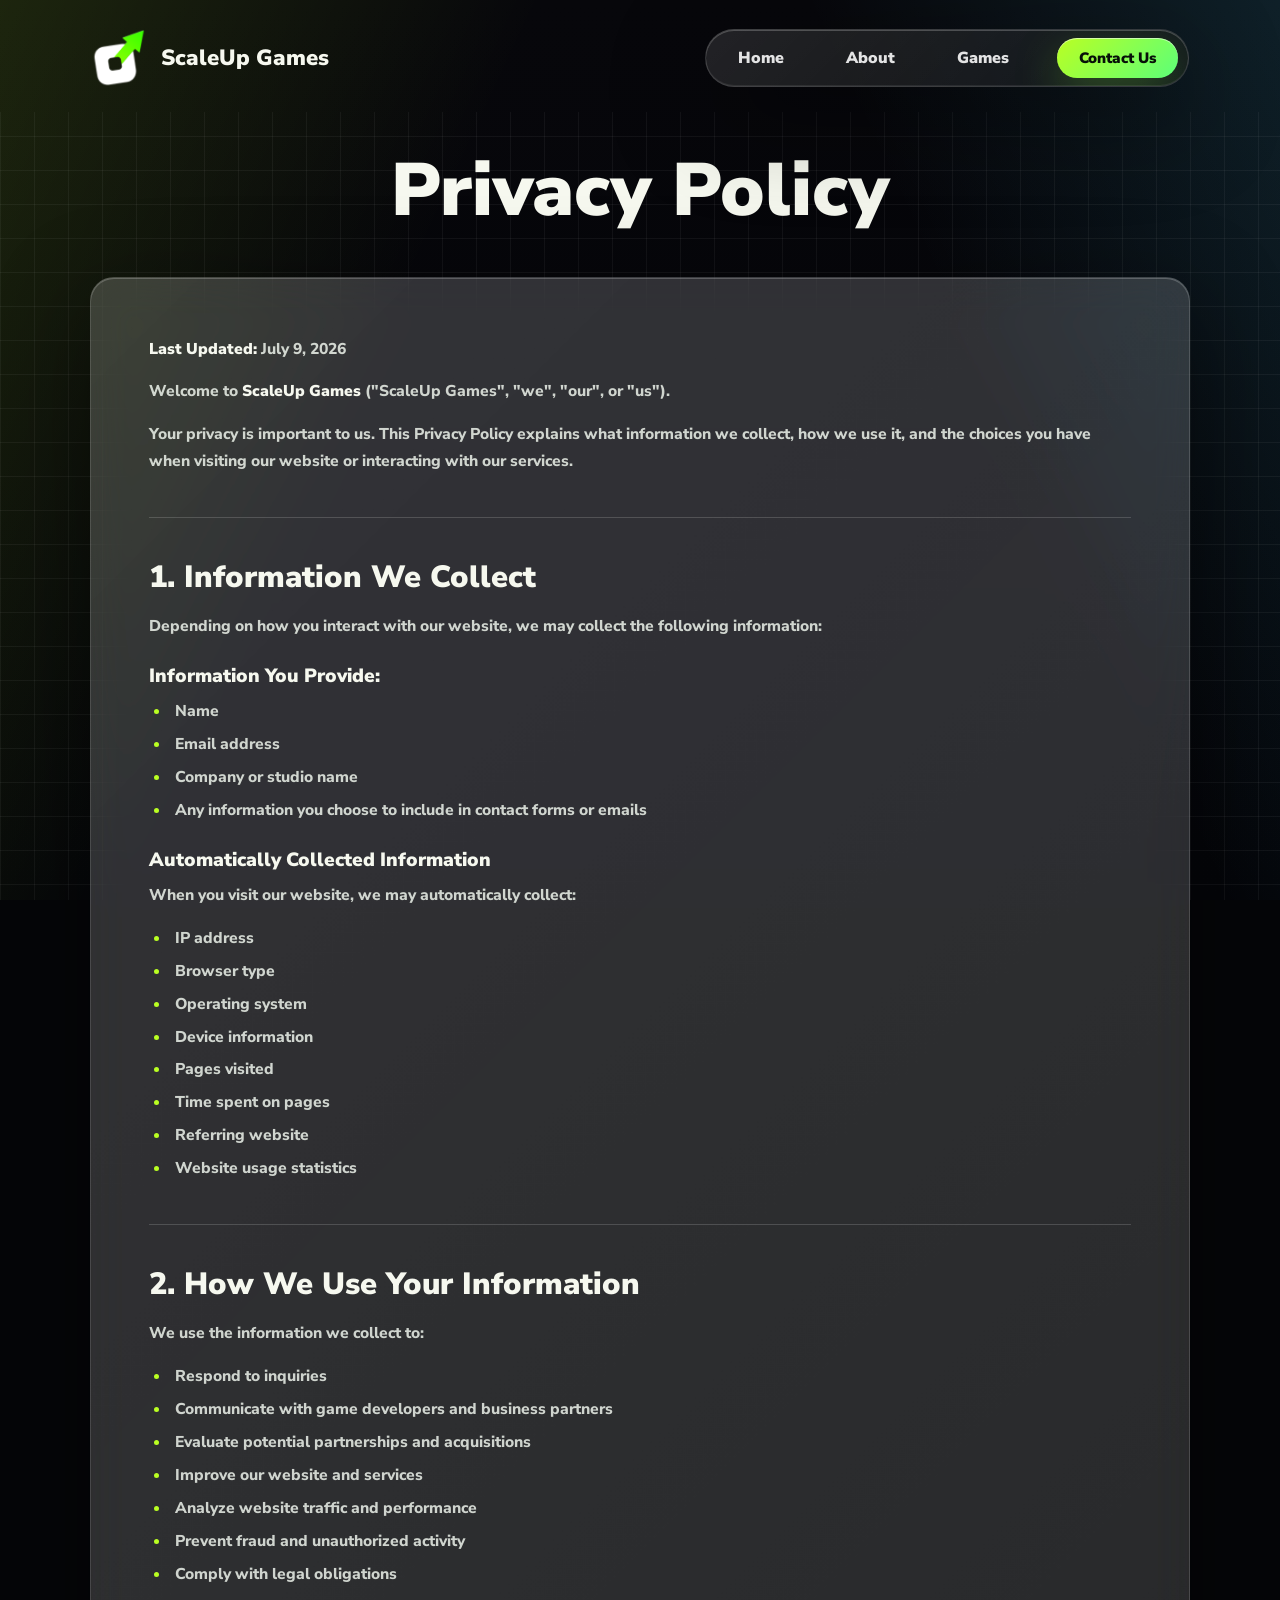
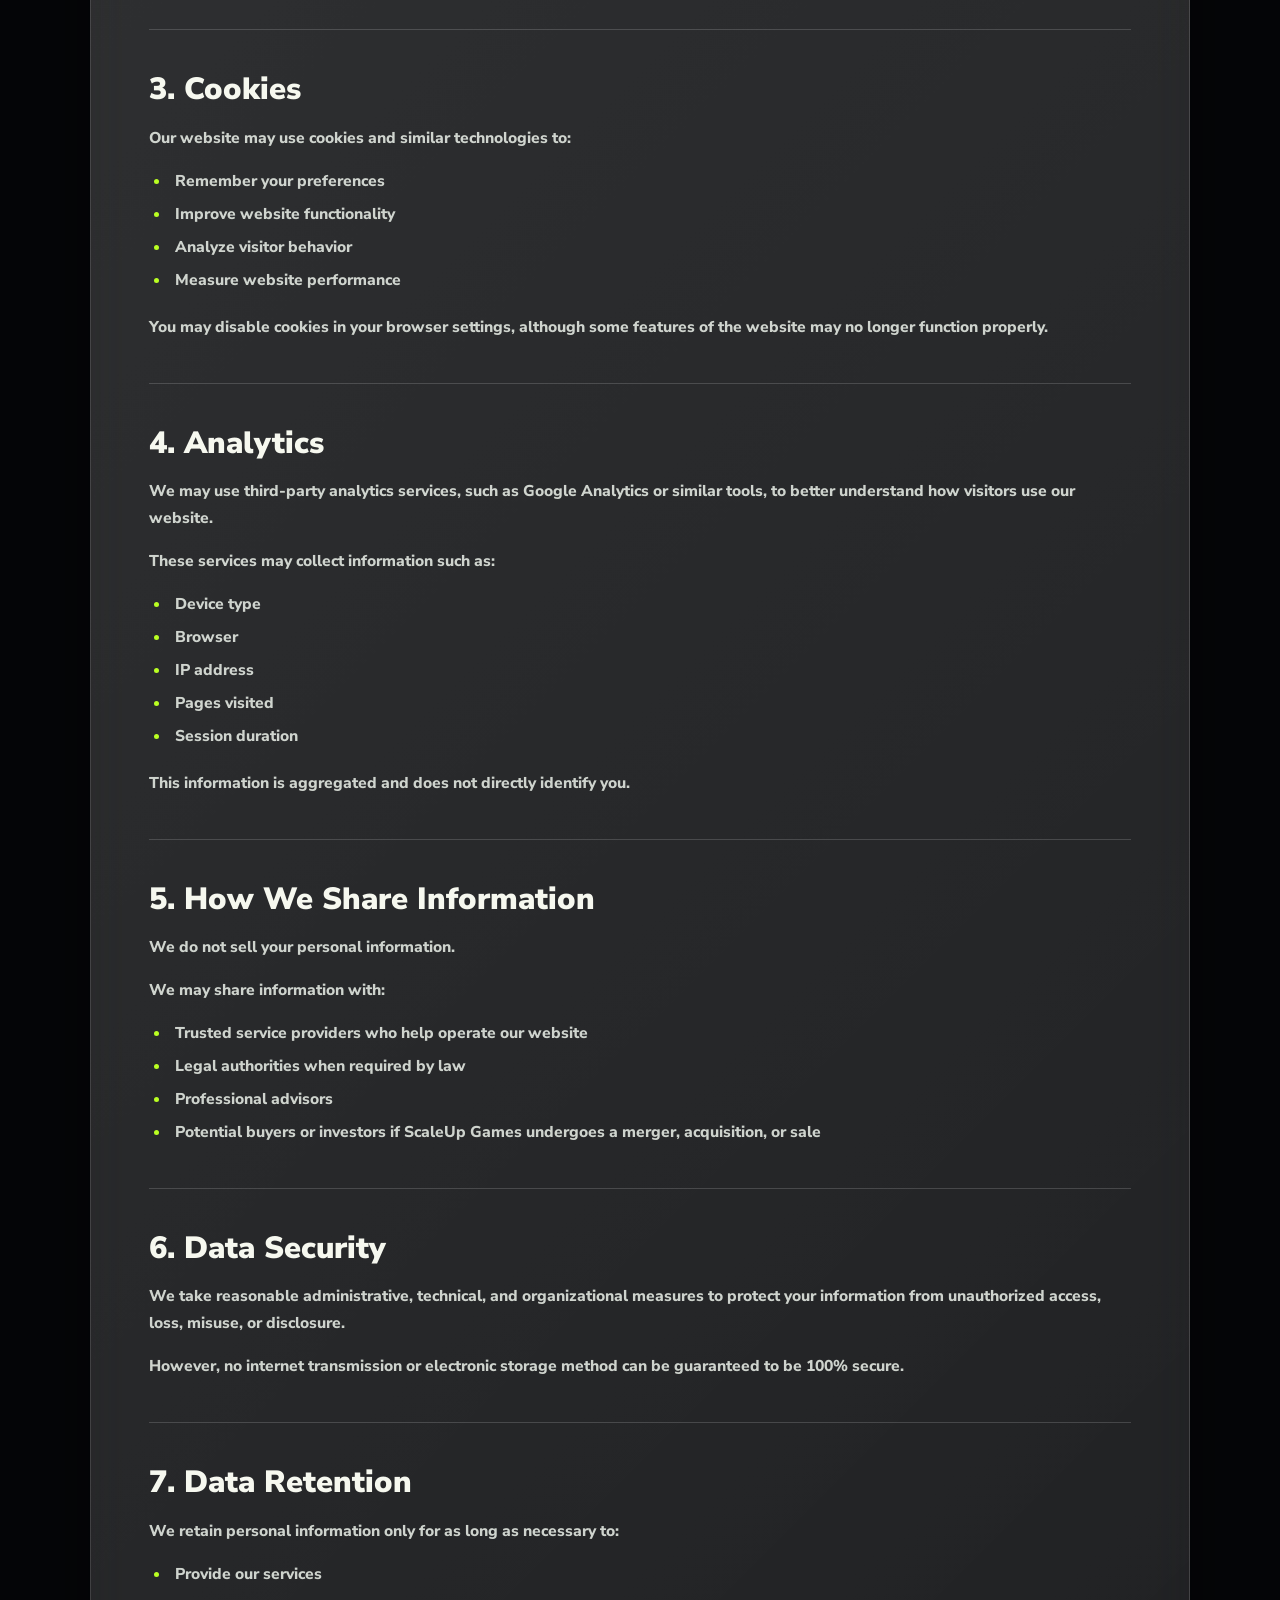
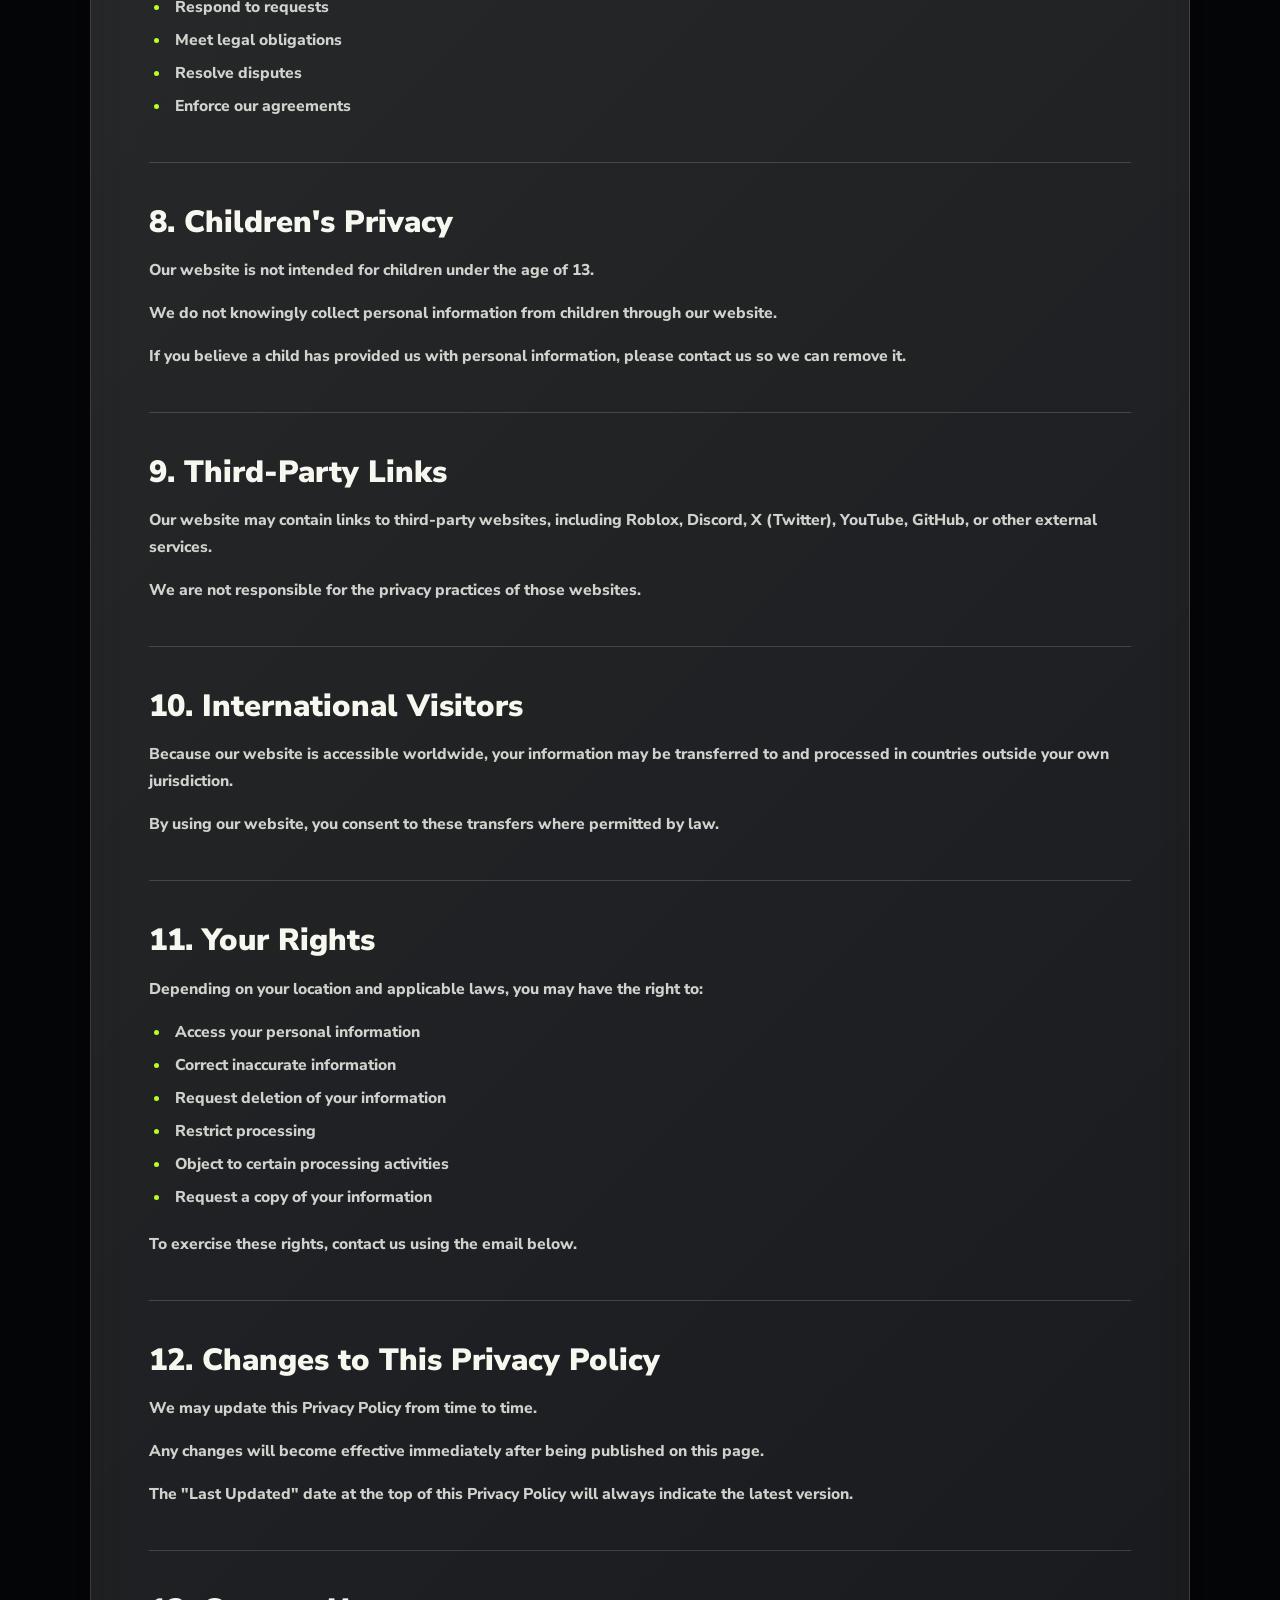
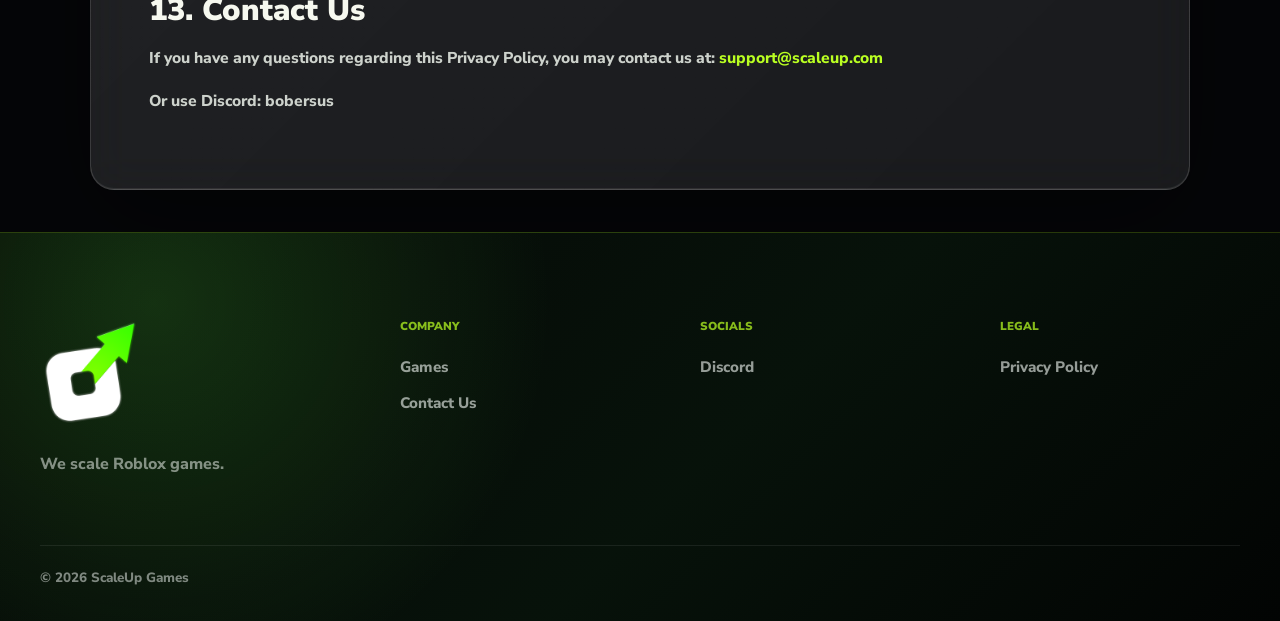
<file: privacy-policy.html>
<!doctype html>
<html lang="en">
  <head>
    <meta charset="utf-8" />
    <meta name="viewport" content="width=device-width, initial-scale=1" />
    <title>Privacy Policy | ScaleUp Games</title>
    <meta name="description" content="ScaleUp Games privacy policy." />
    <link rel="icon" type="image/png" href="images/small_logo.png" />
    <link rel="preconnect" href="https://fonts.googleapis.com" />
    <link rel="preconnect" href="https://fonts.gstatic.com" crossorigin />
    <link
      href="https://fonts.googleapis.com/css2?family=Nunito+Sans:wght@700;800;900;1000&display=swap"
      rel="stylesheet"
    />
    <link rel="stylesheet" href="styles.css" />
  </head>
  <body class="policy-page">
    <header class="site-header" data-header>
      <div class="header-shell liquid">
        <a class="brand" href="/home" aria-label="ScaleUp Games home">
          <img class="brand-logo" src="images/logo.png" alt="" aria-hidden="true" />
          <span class="brand-name">ScaleUp Games</span>
        </a>
        <button class="nav-toggle liquid" type="button" aria-label="Open navigation" data-nav-toggle>
          <span></span>
          <span></span>
        </button>
        <nav class="nav-pill liquid" aria-label="Main navigation" data-nav>
          <a class="nav-link" href="/home">Home</a>
          <a class="nav-link" href="/about">About</a>
          <a class="nav-link" href="/games">Games</a>
          <a class="btn btn-small btn-primary" href="/contact">Contact Us</a>
        </nav>
      </div>
    </header>

    <main class="policy-main">
      <section class="policy-shell section-grid">
        <div class="section-heading">
          <h1>Privacy Policy</h1>
        </div>
        <article class="policy-content liquid">
          <p><strong>Last Updated:</strong> July 9, 2026</p>
          <p>
            Welcome to <strong>ScaleUp Games</strong> ("ScaleUp Games", "we", "our", or
            "us").
          </p>
          <p>
            Your privacy is important to us. This Privacy Policy explains what information
            we collect, how we use it, and the choices you have when visiting our website
            or interacting with our services.
          </p>

          <hr />

          <h3>1. Information We Collect</h3>
          <p>Depending on how you interact with our website, we may collect the following information:</p>

          <h2>Information You Provide:</h2>
          <ul>
            <li>Name</li>
            <li>Email address</li>
            <li>Company or studio name</li>
            <li>Any information you choose to include in contact forms or emails</li>
          </ul>

          <h2>Automatically Collected Information</h2>
          <p>When you visit our website, we may automatically collect:</p>
          <ul>
            <li>IP address</li>
            <li>Browser type</li>
            <li>Operating system</li>
            <li>Device information</li>
            <li>Pages visited</li>
            <li>Time spent on pages</li>
            <li>Referring website</li>
            <li>Website usage statistics</li>
          </ul>

          <hr />

          <h3>2. How We Use Your Information</h3>
          <p>We use the information we collect to:</p>
          <ul>
            <li>Respond to inquiries</li>
            <li>Communicate with game developers and business partners</li>
            <li>Evaluate potential partnerships and acquisitions</li>
            <li>Improve our website and services</li>
            <li>Analyze website traffic and performance</li>
            <li>Prevent fraud and unauthorized activity</li>
            <li>Comply with legal obligations</li>
          </ul>

          <hr />

          <h3>3. Cookies</h3>
          <p>Our website may use cookies and similar technologies to:</p>
          <ul>
            <li>Remember your preferences</li>
            <li>Improve website functionality</li>
            <li>Analyze visitor behavior</li>
            <li>Measure website performance</li>
          </ul>
          <p>
            You may disable cookies in your browser settings, although some features of the
            website may no longer function properly.
          </p>

          <hr />

          <h3>4. Analytics</h3>
          <p>
            We may use third-party analytics services, such as Google Analytics or similar
            tools, to better understand how visitors use our website.
          </p>
          <p>These services may collect information such as:</p>
          <ul>
            <li>Device type</li>
            <li>Browser</li>
            <li>IP address</li>
            <li>Pages visited</li>
            <li>Session duration</li>
          </ul>
          <p>This information is aggregated and does not directly identify you.</p>

          <hr />

          <h3>5. How We Share Information</h3>
          <p>We do not sell your personal information.</p>
          <p>We may share information with:</p>
          <ul>
            <li>Trusted service providers who help operate our website</li>
            <li>Legal authorities when required by law</li>
            <li>Professional advisors</li>
            <li>
              Potential buyers or investors if ScaleUp Games undergoes a merger,
              acquisition, or sale
            </li>
          </ul>

          <hr />

          <h3>6. Data Security</h3>
          <p>
            We take reasonable administrative, technical, and organizational measures to
            protect your information from unauthorized access, loss, misuse, or disclosure.
          </p>
          <p>
            However, no internet transmission or electronic storage method can be guaranteed
            to be 100% secure.
          </p>

          <hr />

          <h3>7. Data Retention</h3>
          <p>We retain personal information only for as long as necessary to:</p>
          <ul>
            <li>Provide our services</li>
            <li>Respond to requests</li>
            <li>Meet legal obligations</li>
            <li>Resolve disputes</li>
            <li>Enforce our agreements</li>
          </ul>

          <hr />

          <h3>8. Children's Privacy</h3>
          <p>Our website is not intended for children under the age of 13.</p>
          <p>
            We do not knowingly collect personal information from children through our
            website.
          </p>
          <p>
            If you believe a child has provided us with personal information, please
            contact us so we can remove it.
          </p>

          <hr />

          <h3>9. Third-Party Links</h3>
          <p>
            Our website may contain links to third-party websites, including Roblox,
            Discord, X (Twitter), YouTube, GitHub, or other external services.
          </p>
          <p>We are not responsible for the privacy practices of those websites.</p>

          <hr />

          <h3>10. International Visitors</h3>
          <p>
            Because our website is accessible worldwide, your information may be transferred
            to and processed in countries outside your own jurisdiction.
          </p>
          <p>By using our website, you consent to these transfers where permitted by law.</p>

          <hr />

          <h3>11. Your Rights</h3>
          <p>Depending on your location and applicable laws, you may have the right to:</p>
          <ul>
            <li>Access your personal information</li>
            <li>Correct inaccurate information</li>
            <li>Request deletion of your information</li>
            <li>Restrict processing</li>
            <li>Object to certain processing activities</li>
            <li>Request a copy of your information</li>
          </ul>
          <p>To exercise these rights, contact us using the email below.</p>

          <hr />

          <h3>12. Changes to This Privacy Policy</h3>
          <p>We may update this Privacy Policy from time to time.</p>
          <p>
            Any changes will become effective immediately after being published on this
            page.
          </p>
          <p>
            The "Last Updated" date at the top of this Privacy Policy will always indicate
            the latest version.
          </p>

          <hr />

          <h3>13. Contact Us</h3>
          <p>
            If you have any questions regarding this Privacy Policy, you may contact us at:
            <a href="mailto:support@scaleup.com">support@scaleup.com</a>
          </p>
          <p>Or use Discord: bobersus</p>
        </article>
      </section>
    </main>

    <footer class="site-footer">
      <div class="footer-inner">
        <div class="footer-brand">
          <a class="brand footer-logo" href="/home" aria-label="ScaleUp Games home">
            <img class="brand-logo" src="images/logo.png" alt="" aria-hidden="true" />
          </a>
          <p>We scale Roblox games.</p>
        </div>
        <div class="footer-column">
          <h3>Company</h3>
          <a href="/games">Games</a>
          <a href="/contact">Contact Us</a>
        </div>
        <div class="footer-column">
          <h3>Socials</h3>
          <a href="https://discord.gg/dEJZVVCbnQ" target="_blank" rel="noreferrer">Discord</a>
        </div>
        <div class="footer-column">
          <h3>Legal</h3>
          <a href="/privacy-policy">Privacy Policy</a>
        </div>
      </div>
      <div class="footer-bottom">
        <span>&copy; <span data-year></span> ScaleUp Games</span>
      </div>
    </footer>

    <script src="site.js"></script>
  </body>
</html>
</file>
<file: styles.css>
@import url("https://fonts.googleapis.com/css2?family=Nunito+Sans:wght@700;800;900;1000&display=swap");

:root {
  --bg: #050608;
  --bg-2: #0a0d13;
  --lime: #baff22;
  --lime-2: #5cff79;
  --cyan: #49d6ff;
  --blue: #314bff;
  --warm: #ffd23c;
  --text: #f6f8ef;
  --muted: #aab0bf;
  --line: rgba(255, 255, 255, 0.14);
  --glass: rgba(255, 255, 255, 0.075);
  --glass-strong: rgba(255, 255, 255, 0.13);
  --shadow: 0 30px 100px rgba(0, 0, 0, 0.42);
  --font: "Nunito Sans", "Arial Rounded MT Bold", "Avenir Next", Arial, sans-serif;
}

* {
  box-sizing: border-box;
}

html {
  scroll-behavior: smooth;
}

body {
  margin: 0;
  min-width: 320px;
  background: var(--bg);
  color: var(--text);
  font-family: var(--font);
  font-weight: 800;
  letter-spacing: 0;
  overflow-x: hidden;
}

body::before {
  content: "";
  position: fixed;
  inset: 0;
  z-index: -3;
  background:
    linear-gradient(115deg, rgba(186, 255, 34, 0.12), transparent 32%),
    linear-gradient(245deg, rgba(73, 214, 255, 0.12), transparent 28%),
    linear-gradient(180deg, #07070b 0%, #040509 100%);
}

a {
  color: inherit;
}

button,
input,
textarea {
  font: inherit;
}

.section,
.page-hero {
  position: relative;
  padding: 116px 24px;
  background: var(--bg-2);
}

section[id] {
  scroll-margin-top: 118px;
}

.section-grid {
  position: relative;
  overflow: hidden;
}

.section-grid::before {
  content: "";
  position: absolute;
  inset: 0;
  z-index: 0;
  pointer-events: none;
  background-image:
    linear-gradient(rgba(255, 255, 255, 0.05) 1px, transparent 1px),
    linear-gradient(90deg, rgba(255, 255, 255, 0.05) 1px, transparent 1px);
  background-size: 34px 34px;
  background-attachment: fixed;
}

.section-grid > * {
  position: relative;
  z-index: 1;
}

.scroll-rise {
  --scroll-rise-y: 44px;
  opacity: 0;
  transform: translateY(var(--scroll-rise-y));
  transition:
    opacity 760ms ease,
    transform 840ms cubic-bezier(0.2, 0.8, 0.2, 1);
  transition-delay: var(--scroll-rise-delay, 0ms);
  will-change: opacity, transform;
}

.scroll-rise.is-visible {
  --scroll-rise-y: 0px;
  opacity: 1;
}

.liquid {
  --mx: 50%;
  --my: 0%;
  position: relative;
  overflow: hidden;
  border: 1px solid var(--line);
  background:
    linear-gradient(135deg, rgba(255, 255, 255, 0.15), rgba(255, 255, 255, 0.045)),
    rgba(255, 255, 255, 0.045);
  box-shadow:
    inset 0 1px 0 rgba(255, 255, 255, 0.22),
    inset 0 -1px 0 rgba(255, 255, 255, 0.08),
    var(--shadow);
  backdrop-filter: blur(22px) saturate(1.35);
  -webkit-backdrop-filter: blur(22px) saturate(1.35);
}

.liquid::before {
  content: "";
  position: absolute;
  inset: 0;
  pointer-events: none;
  opacity: 0;
  background: radial-gradient(
    circle at var(--mx) var(--my),
    rgba(255, 255, 255, 0.46),
    rgba(255, 255, 255, 0.1) 24%,
    transparent 46%
  );
  transition: opacity 220ms ease;
}

.liquid:hover::before {
  opacity: 0.58;
}

.site-header {
  position: fixed;
  top: 0;
  left: 0;
  z-index: 20;
  width: 100%;
  padding: 28px 24px;
  pointer-events: none;
  transition: padding 420ms cubic-bezier(0.2, 0.8, 0.2, 1);
}

.header-shell {
  width: min(1100px, calc(100% - 16px));
  min-height: 58px;
  margin: 0 auto;
  display: flex;
  align-items: center;
  justify-content: space-between;
  gap: 22px;
  padding: 0;
  border-color: transparent;
  background: transparent;
  box-shadow: none;
  backdrop-filter: none;
  -webkit-backdrop-filter: none;
  pointer-events: auto;
  overflow: visible;
  transition:
    width 420ms cubic-bezier(0.2, 0.8, 0.2, 1),
    padding 420ms cubic-bezier(0.2, 0.8, 0.2, 1),
    border-color 420ms ease,
    background 420ms ease,
    box-shadow 420ms ease,
    backdrop-filter 420ms ease,
    -webkit-backdrop-filter 420ms ease;
}

.header-shell::before {
  display: none;
}

.site-header.is-scrolled {
  padding-top: 18px;
}

.site-header.is-scrolled .header-shell {
  width: min(940px, calc(100% - 24px));
  padding: 8px 16px;
  border-radius: 999px;
  border-color: rgba(214, 255, 135, 0.22);
  background:
    linear-gradient(135deg, rgba(255, 255, 255, 0.13), rgba(255, 255, 255, 0.04)),
    rgba(8, 10, 14, 0.62);
  box-shadow:
    inset 0 1px 0 rgba(255, 255, 255, 0.2),
    0 22px 70px rgba(0, 0, 0, 0.45);
  backdrop-filter: blur(24px) saturate(1.5);
  -webkit-backdrop-filter: blur(24px) saturate(1.5);
}

.brand {
  display: inline-flex;
  align-items: center;
  gap: 12px;
  text-decoration: none;
  white-space: nowrap;
}

.brand-mark {
  width: 47px;
  height: 47px;
  display: inline-grid;
  place-items: center;
  border-radius: 14px;
  color: #071008;
  background: linear-gradient(135deg, var(--lime), var(--lime-2));
  box-shadow: 0 16px 42px rgba(186, 255, 34, 0.24);
  font-size: 1.02rem;
  font-weight: 1000;
}

.brand-logo {
  width: 58px;
  height: 58px;
  display: block;
  object-fit: contain;
  flex: 0 0 auto;
}

.brand-name {
  font-size: 1.04rem;
  font-weight: 1000;
}

.site-header .brand-name {
  font-size: 1.38rem;
}

.nav-pill {
  --indicator-x: 16px;
  --indicator-y: 6px;
  --indicator-w: 0px;
  --indicator-h: 46px;
  position: relative;
  min-height: 58px;
  display: flex;
  align-items: center;
  gap: 34px;
  padding: 8px 10px 8px 18px;
  border-radius: 999px;
  isolation: isolate;
  background:
    linear-gradient(135deg, rgba(255, 255, 255, 0.11), rgba(255, 255, 255, 0.035)),
    rgba(8, 9, 13, 0.58);
  backdrop-filter: none;
  -webkit-backdrop-filter: none;
  transition:
    background 420ms ease,
    border-color 420ms ease,
    box-shadow 420ms ease,
    padding 420ms ease,
    backdrop-filter 420ms ease,
    -webkit-backdrop-filter 420ms ease;
}

.nav-indicator {
  position: absolute;
  top: 0;
  left: 0;
  z-index: 1;
  width: var(--indicator-w);
  height: var(--indicator-h);
  border-radius: 999px;
  pointer-events: none;
  opacity: 0;
  transform: translate3d(var(--indicator-x), var(--indicator-y), 0);
  will-change: transform;
  background:
    radial-gradient(circle at 22% 18%, rgba(255, 255, 255, 0.82), transparent 22%),
    radial-gradient(circle at 74% 84%, rgba(186, 255, 34, 0.24), transparent 34%),
    linear-gradient(135deg, rgba(255, 255, 255, 0.24), rgba(255, 255, 255, 0.07)),
    rgba(255, 255, 255, 0.09);
  box-shadow:
    inset 0 1px 0 rgba(255, 255, 255, 0.58),
    inset 0 -1px 0 rgba(255, 255, 255, 0.14),
    0 10px 32px rgba(186, 255, 34, 0.18),
    0 14px 34px rgba(0, 0, 0, 0.28);
  backdrop-filter: none;
  -webkit-backdrop-filter: none;
  transition:
    transform 340ms cubic-bezier(0.22, 1, 0.36, 1),
    opacity 180ms ease,
    backdrop-filter 420ms ease,
    -webkit-backdrop-filter 420ms ease;
}

.nav-indicator.is-switching {
  transition-duration: 360ms, 180ms;
}

.nav-indicator::before {
  content: "";
  position: absolute;
  inset: 1px;
  border-radius: inherit;
  background:
    linear-gradient(115deg, rgba(255, 255, 255, 0.46), transparent 34%),
    radial-gradient(circle at 54% 112%, rgba(255, 255, 255, 0.22), transparent 40%);
  opacity: 0.76;
}

.nav-indicator.is-visible {
  opacity: 1;
}

.nav-pill > a {
  position: relative;
  z-index: 2;
}

.site-header.is-scrolled .nav-pill {
  padding-left: 18px;
  border-color: transparent;
  background: transparent;
  box-shadow: none;
  backdrop-filter: none;
  -webkit-backdrop-filter: none;
}

.site-header.is-scrolled .nav-pill::before {
  display: none;
}

.site-header.is-scrolled .nav-indicator {
  backdrop-filter: blur(20px) saturate(1.7);
  -webkit-backdrop-filter: blur(20px) saturate(1.7);
}

.nav-link {
  --press-scale: 1;
  position: relative;
  display: inline-flex;
  align-items: center;
  justify-content: center;
  min-height: 34px;
  padding: 0 14px;
  border-radius: 999px;
  color: rgba(255, 255, 255, 0.88);
  font-size: 1rem;
  font-weight: 1000;
  text-decoration: none;
  isolation: isolate;
  transform: scale(var(--press-scale));
  transform-origin: center;
  transition:
    color 220ms ease,
    transform 240ms cubic-bezier(0.2, 0.8, 0.2, 1);
}

.nav-link::after {
  content: "";
  position: absolute;
  display: none;
  inset: -6px -10px;
  z-index: -1;
  border-radius: 999px;
  border: 1px solid rgba(255, 255, 255, 0.24);
  background:
    radial-gradient(circle at 24% 18%, rgba(255, 255, 255, 0.72), transparent 23%),
    radial-gradient(circle at 80% 88%, rgba(186, 255, 34, 0.26), transparent 32%),
    linear-gradient(135deg, rgba(255, 255, 255, 0.24), rgba(255, 255, 255, 0.075)),
    rgba(255, 255, 255, 0.08);
  box-shadow:
    inset 0 1px 0 rgba(255, 255, 255, 0.42),
    inset 0 -1px 0 rgba(255, 255, 255, 0.12),
    0 12px 34px rgba(186, 255, 34, 0.16),
    0 8px 24px rgba(0, 0, 0, 0.28);
  backdrop-filter: blur(18px) saturate(1.6);
  -webkit-backdrop-filter: blur(18px) saturate(1.6);
  opacity: 0;
  transform: scale(0.72);
  transition:
    opacity 240ms ease,
    transform 260ms cubic-bezier(0.2, 0.8, 0.2, 1),
    box-shadow 240ms ease;
}

.nav-link:hover,
.nav-link.active {
  color: #fff;
}

.nav-link:hover {
  --press-scale: 1.08;
}

.nav-link.active::after {
  opacity: 1;
  transform: scale(1);
}

.nav-link:active {
  --press-scale: 0.93;
  transition-duration: 120ms;
}

.nav-toggle {
  --press-scale: 1;
  display: none;
  width: 48px;
  height: 48px;
  border-radius: 50%;
  border: 1px solid rgba(255, 255, 255, 0.16);
  cursor: pointer;
  transform: scale(var(--press-scale));
  transform-origin: center;
  transition:
    transform 220ms cubic-bezier(0.2, 0.8, 0.2, 1),
    box-shadow 220ms ease,
    border-color 220ms ease;
}

.nav-toggle:hover {
  --press-scale: 1.08;
}

.nav-toggle:active {
  --press-scale: 0.92;
  transition-duration: 120ms;
}

.nav-toggle span {
  position: absolute;
  left: 14px;
  width: 18px;
  height: 2px;
  border-radius: 999px;
  background: #fff;
}

.nav-toggle span:first-child {
  top: 18px;
}

.nav-toggle span:last-child {
  top: 27px;
}

.btn {
  --press-scale: 1;
  position: relative;
  display: inline-flex;
  align-items: center;
  justify-content: center;
  min-height: 52px;
  padding: 0 28px;
  border: 0;
  border-radius: 999px;
  color: var(--text);
  font-size: 1rem;
  font-weight: 1000;
  text-decoration: none;
  white-space: nowrap;
  cursor: pointer;
  overflow: hidden;
  transform: scale(var(--press-scale));
  transform-origin: center;
  transition:
    transform 240ms cubic-bezier(0.2, 0.8, 0.2, 1),
    box-shadow 220ms ease,
    border-color 220ms ease,
    background 220ms ease;
}

.btn:hover {
  --press-scale: 1.055;
}

.btn:active {
  --press-scale: 0.94;
  transition-duration: 120ms;
}

.btn-small {
  min-height: 40px;
  padding: 0 22px;
  font-size: 0.94rem;
}

.btn-primary {
  color: #071008;
  background: linear-gradient(135deg, var(--lime), var(--lime-2));
  box-shadow:
    0 16px 46px rgba(134, 255, 61, 0.26),
    inset 0 1px 0 rgba(255, 255, 255, 0.55);
}

.btn-primary:hover {
  box-shadow:
    0 20px 58px rgba(134, 255, 61, 0.38),
    inset 0 1px 0 rgba(255, 255, 255, 0.62);
}

.nav-pill .btn.active {
  background:
    radial-gradient(circle at 22% 18%, rgba(255, 255, 255, 0.78), transparent 24%),
    radial-gradient(circle at 82% 90%, rgba(73, 214, 255, 0.22), transparent 34%),
    linear-gradient(135deg, rgba(217, 255, 116, 0.98), rgba(92, 255, 121, 0.86));
  box-shadow:
    inset 0 1px 0 rgba(255, 255, 255, 0.7),
    inset 0 -1px 0 rgba(255, 255, 255, 0.18),
    0 0 0 1px rgba(255, 255, 255, 0.26),
    0 16px 42px rgba(186, 255, 34, 0.3),
    0 10px 28px rgba(0, 0, 0, 0.26);
}

.btn-glass {
  border: 1px solid rgba(255, 255, 255, 0.2);
  background:
    linear-gradient(135deg, rgba(255, 255, 255, 0.18), rgba(255, 255, 255, 0.045)),
    rgba(255, 255, 255, 0.055);
}

.hero {
  min-height: 100svh;
  padding: 166px 24px 52px;
  display: grid;
  place-items: center;
  isolation: isolate;
}

.hero > .hero-video {
  position: absolute;
  inset: 0;
  z-index: -3;
  width: 100%;
  height: 100%;
  object-fit: cover;
  pointer-events: none;
  opacity: 0;
  filter: brightness(0.7);
}

.hero > .hero-video.is-playing {
  opacity: 1;
}

@media (max-width: 1024px), (hover: none), (pointer: coarse), (prefers-reduced-motion: reduce) {
  .hero > .hero-video {
    display: none;
  }
}

.hero::after {
  content: "";
  position: absolute;
  inset: -24% -24% -34%;
  z-index: -2;
  background:
    radial-gradient(circle at 18% 78%, rgba(186, 255, 34, 0.48), transparent 31%),
    radial-gradient(circle at 80% 20%, rgba(73, 214, 255, 0.36), transparent 34%),
    radial-gradient(circle at 52% 96%, rgba(92, 255, 121, 0.64), transparent 34%),
    radial-gradient(ellipse at 50% 104%, rgba(186, 255, 34, 0.5), transparent 42%),
    radial-gradient(circle at 36% 22%, rgba(255, 210, 60, 0.18), transparent 28%),
    linear-gradient(
      180deg,
      rgba(186, 255, 34, 0) 0%,
      rgba(186, 255, 34, 0.34) 56%,
      rgba(32, 107, 28, 0.56) 82%,
      rgba(8, 36, 17, 0.94) 100%
    );
  opacity: 0.96;
  transform: translate3d(-2%, -1%, 0) rotate(0deg) scale(1);
  animation: hero-gradient-flow 7s ease-in-out infinite alternate;
  will-change: transform, opacity, filter;
}

@keyframes hero-gradient-flow {
  0% {
    transform: translate3d(-7%, -4%, 0) rotate(-3deg) scale(1);
    filter: hue-rotate(-6deg) saturate(1.08) brightness(0.96);
    opacity: 0.78;
  }

  50% {
    transform: translate3d(7%, 5%, 0) rotate(7deg) scale(1.14);
    filter: hue-rotate(16deg) saturate(1.38) brightness(1.14);
    opacity: 1;
  }

  100% {
    transform: translate3d(1%, -7%, 0) rotate(-6deg) scale(1.08);
    filter: hue-rotate(-12deg) saturate(1.22) brightness(1.04);
    opacity: 0.9;
  }
}

.hero-content {
  width: min(1120px, 100%);
  margin: 0 auto;
  text-align: center;
  transform: translateY(-16px);
}

.hero-content::before {
  content: "";
  position: absolute;
  inset: -100px -12%;
  transform: translateY(-40px);
  z-index: -1;
  pointer-events: none;
  background: radial-gradient(
    ellipse closest-side at center,
    rgba(0, 0, 0, 0.9) 0%,
    rgba(0, 0, 0, 0.75) 38%,
    rgba(0, 0, 0, 0.42) 60%,
    rgba(0, 0, 0, 0.12) 80%,
    rgba(0, 0, 0, 0) 100%
  );
}

@media (max-width: 1024px), (hover: none), (pointer: coarse) {
  .hero-content::before {
    display: none;
  }
}

.hero-title {
  max-width: 1120px;
  margin: 0 auto;
  font-size: clamp(2.15rem, 9.2vw, 8.45rem);
  line-height: 0.88;
  font-weight: 1000;
  text-transform: uppercase;
}

.hero-title span {
  display: block;
}

.text-accent {
  color: transparent;
  background: linear-gradient(90deg, var(--lime), var(--lime-2), var(--cyan));
  -webkit-background-clip: text;
  background-clip: text;
}

.text-muted {
  color: var(--text);
}

.hero-copy {
  width: min(650px, 100%);
  margin: 38px auto 0;
  color: rgba(234, 238, 230, 0.78);
  font-size: clamp(1.02rem, 1.8vw, 1.28rem);
  line-height: 1.6;
}

.hero-actions {
  display: flex;
  flex-wrap: wrap;
  justify-content: center;
  gap: 16px;
  margin-top: 34px;
}

.hero-actions .btn {
  min-height: 60px;
  padding: 0 36px;
  font-size: 1.08rem;
}

.hero-showcase {
  display: none;
}

.showcase-card {
  position: absolute;
  bottom: 0;
  width: 128px;
  height: 128px;
  border-radius: 28px;
  border: 1px solid rgba(255, 255, 255, 0.18);
  opacity: 0.72;
  box-shadow:
    inset 0 -34px 50px rgba(0, 0, 0, 0.34),
    0 24px 70px rgba(0, 0, 0, 0.45);
  transform-origin: bottom center;
}

.showcase-card-a {
  left: 4%;
  transform: rotate(-9deg) scale(0.88);
  background:
    linear-gradient(135deg, rgba(255, 255, 255, 0.32), transparent 30%),
    linear-gradient(145deg, #a6ff28, #2b8eff 58%, #10121d);
}

.showcase-card-b {
  left: 25%;
  transform: rotate(4deg) scale(0.94);
  background:
    linear-gradient(145deg, rgba(255, 255, 255, 0.28), transparent 28%),
    linear-gradient(145deg, #ff4c68, #ffd23c 48%, #10121d);
}

.showcase-card-c {
  left: 45%;
  width: 150px;
  height: 150px;
  transform: scale(1);
  background:
    linear-gradient(145deg, rgba(255, 255, 255, 0.34), transparent 30%),
    linear-gradient(145deg, #49d6ff, #baff22 54%, #10121d);
}

.showcase-card-d {
  right: 25%;
  transform: rotate(-4deg) scale(0.94);
  background:
    linear-gradient(145deg, rgba(255, 255, 255, 0.3), transparent 30%),
    linear-gradient(145deg, #314bff, #5cff79 58%, #10121d);
}

.showcase-card-e {
  right: 4%;
  transform: rotate(9deg) scale(0.88);
  background:
    linear-gradient(145deg, rgba(255, 255, 255, 0.3), transparent 30%),
    linear-gradient(145deg, #ffd23c, #5cff79 52%, #10121d);
}

.section-heading {
  width: min(860px, 100%);
  margin: 0 auto 50px;
  text-align: center;
}

.section-heading h1,
.section-heading h2 {
  margin: 0;
  font-size: clamp(2.4rem, 5.8vw, 5rem);
  line-height: 0.95;
  font-weight: 1000;
}

.section-heading p {
  width: min(680px, 100%);
  margin: 22px auto 0;
  color: rgba(229, 235, 224, 0.72);
  font-size: clamp(1rem, 1.7vw, 1.18rem);
  line-height: 1.65;
}

.meet {
  --stats-accent: #b6ef48;
  background:
    radial-gradient(ellipse at 54% 48%, rgba(186, 255, 34, .045), transparent 58%),
    linear-gradient(180deg, var(--bg-2), #0c1715 52%, var(--bg-2));
}

.meet::before {
  background-image:
    linear-gradient(rgba(255, 255, 255, .035) 1px, transparent 1px),
    linear-gradient(90deg, rgba(255, 255, 255, .035) 1px, transparent 1px);
  background-size: 34px 34px;
  background-attachment: scroll;
  mask-image: linear-gradient(transparent, #0009 18%, #0009 82%, transparent);
}

.stats-eyebrow {
  display: flex;
  align-items: center;
  justify-content: center;
  gap: 24px;
  margin-bottom: 26px;
  color: var(--stats-accent);
  font-size: 14px;
  font-weight: 900;
  letter-spacing: 0.42em;
  text-transform: uppercase;
  text-shadow: 0 0 20px rgba(165, 206, 120, 0.12);
}

.stats-eyebrow::before,
.stats-eyebrow::after {
  content: "";
  width: 44px;
  height: 2px;
  background: linear-gradient(90deg, transparent, var(--stats-accent));
}

.stats-eyebrow::after {
  transform: rotate(180deg);
}

.stats-grid {
  width: min(1180px, 100%);
  margin: 0 auto;
  display: grid;
  grid-template-columns: repeat(3, minmax(0, 1fr));
  gap: 22px;
}

.stat-card {
  position: relative;
  isolation: isolate;
  min-width: 0;
  min-height: 308px;
  padding: 26px 30px 24px;
  border: 1px solid transparent;
  border-radius: 25px;
  background:
    linear-gradient(135deg, #202b25 0%, #111a19 30%, #0d1416 72%, #202a27 100%) padding-box,
    linear-gradient(135deg, var(--stats-accent) 0%, #5f6e63 16%, #303a37 50%, #5f6e63 100%) border-box;
  box-shadow: 0 0 36px rgba(165, 206, 120, 0.035), 0 20px 44px rgba(0, 0, 0, 0.23), inset 0 1px 0 rgba(255, 255, 255, 0.06);
  transform: translateY(var(--scroll-rise-y, 0px)) translateZ(0);
  transition:
    opacity 760ms ease,
    transform 240ms ease,
    border-color 240ms ease,
    box-shadow 240ms ease;
}

.stat-card:hover {
  transform: translateY(calc(var(--scroll-rise-y, 0px) - 5px));
  border-color: rgba(165, 206, 120, 0.24);
  box-shadow:
    inset 0 1px 0 rgba(255, 255, 255, 0.16),
    0 24px 78px rgba(165, 206, 120, 0.08),
    0 28px 92px rgba(0, 0, 0, 0.5);
}

.stat-heading {
  display: flex;
  align-items: flex-end;
  gap: 24px;
  margin-bottom: 14px;
}

.stat-icon {
  display: grid;
  place-items: center;
  flex: 0 0 70px;
  height: 70px;
  border: 1px solid rgba(196, 219, 197, 0.3);
  border-radius: 17px;
  background: linear-gradient(135deg, rgba(158, 194, 146, 0.08), rgba(9, 17, 18, 0.5));
  box-shadow: inset 0 1px 1px rgba(216, 255, 193, 0.24), 0 0 18px rgba(186, 255, 34, 0.025);
}

.stat-icon svg {
  width: 36px;
  height: 36px;
}

.stat-title {
  display: block;
  color: rgba(255, 255, 255, 0.9);
  padding-bottom: 5px;
  font-size: 16px;
  font-weight: 900;
  letter-spacing: 0.22em;
  text-transform: uppercase;
}

.stat-card strong {
  display: block;
  position: relative;
  z-index: 1;
  margin-top: 0;
  color: var(--stats-accent);
  font-size: clamp(2.5rem, 5.3vw, 4.6rem);
  letter-spacing: 0;
  line-height: 1;
  font-weight: 1000;
  text-shadow: 0 0 25px rgba(165, 206, 120, 0.04);
}

.stat-copy {
  display: block;
  margin-top: 10px;
  color: #aeb8b3;
  font-size: 18px;
}

.stat-footer {
  display: flex;
  align-items: center;
  gap: 14px;
  margin-top: 29px;
  padding-top: 17px;
  border-top: 1px solid rgba(196, 219, 197, 0.16);
  color: #aeb8b3;
  font-size: 15px;
  line-height: 1.4;
}

.stat-footer svg {
  width: 24px;
  height: 24px;
  flex-shrink: 0;
  color: var(--text);
}

.stat-footer .stat-trend,
.stat-footer b {
  color: var(--stats-accent);
}

.stat-live-dot {
  width: 15px;
  height: 15px;
  margin: 0 4px;
  border-radius: 50%;
  background: var(--stats-accent);
  box-shadow: 0 0 17px rgba(165, 206, 120, 0.12);
}

.stat-chart {
  position: absolute;
  right: 28px;
  bottom: 78px;
  width: 34%;
  height: 72px;
  pointer-events: none;
}

.stat-chart path[stroke] {
  stroke: var(--stats-accent);
}

.stat-chart stop {
  stop-color: var(--stats-accent);
}

.stat-chart stop:first-child {
  stop-opacity: 0.16;
}

.stat-card.scroll-rise .stat-chart {
  clip-path: inset(0 100% 0 0);
  transition: clip-path 1400ms cubic-bezier(0.22, 0.61, 0.36, 1);
  transition-delay: calc(var(--scroll-rise-delay, 0ms) + 200ms);
}

.stat-card.scroll-rise.is-visible .stat-chart {
  clip-path: inset(0 0 0 0);
}

@media (prefers-reduced-motion: reduce) {
  .stat-card.scroll-rise .stat-chart {
    clip-path: none;
    transition: none;
  }
}

.stat-card-ccu .stat-copy,
.stat-card-visits .stat-copy {
  max-width: 58%;
}

@media (min-width: 701px) and (max-width: 1000px) {
  .stat-card { padding: 22px 20px; }
  .stat-heading { gap: 16px; }
  .stat-icon { flex-basis: 56px; height: 56px; }
  .stat-copy { font-size: 15px; }
  .stat-footer { font-size: 13px; gap: 9px; }
  .stat-chart { right: 18px; bottom: 90px; }
}

@media (max-width: 700px) {
  .stats-grid { grid-template-columns: 1fr; max-width: 440px; }
  .stat-card strong { font-size: clamp(3.5rem, 15vw, 4.6rem); }
  .stats-eyebrow { gap: 14px; font-size: 11px; letter-spacing: 0.3em; }
  .stats-eyebrow::before, .stats-eyebrow::after { width: 30px; }
}

.games-section {
  background: var(--bg-2);
}

.games-grid {
  width: min(1180px, 100%);
  margin: 0 auto;
  display: grid;
  grid-template-columns: repeat(3, minmax(0, 1fr));
  gap: 26px;
}

.game-card {
  min-height: 218px;
  aspect-ratio: 16 / 9;
  display: block;
  border-radius: 21px;
  text-decoration: none;
  isolation: isolate;
  transform: translateY(var(--scroll-rise-y, 0px)) translateZ(0);
  transition:
    opacity 760ms ease,
    transform 260ms ease,
    border-color 260ms ease,
    box-shadow 260ms ease;
}

.game-card:hover {
  transform: translateY(calc(var(--scroll-rise-y, 0px) - 4px));
  border-color: rgba(186, 255, 34, 0.36);
  box-shadow:
    inset 0 1px 0 rgba(255, 255, 255, 0.24),
    0 24px 78px rgba(123, 255, 51, 0.12),
    0 28px 92px rgba(0, 0, 0, 0.48);
}

.game-card.is-loading {
  pointer-events: none;
}

.game-media {
  position: absolute;
  inset: 0;
  z-index: -2;
  display: grid;
  place-items: center;
  transition: transform 520ms cubic-bezier(0.2, 0.8, 0.2, 1), filter 520ms ease;
}

.game-card.is-loading .game-media {
  overflow: hidden;
  background:
    radial-gradient(circle at 22% 18%, rgba(186, 255, 34, 0.22), transparent 30%),
    radial-gradient(circle at 78% 30%, rgba(73, 214, 255, 0.2), transparent 34%),
    linear-gradient(135deg, rgba(255, 255, 255, 0.1), rgba(255, 255, 255, 0.035)),
    #10141d;
}

.game-card.is-loading .game-media::after,
.loading-line::after,
.loading-pill::after {
  content: "";
  position: absolute;
  inset: 0;
  background: linear-gradient(
    110deg,
    transparent 0%,
    rgba(255, 255, 255, 0.08) 34%,
    rgba(255, 255, 255, 0.34) 50%,
    rgba(255, 255, 255, 0.08) 66%,
    transparent 100%
  );
  transform: translateX(-120%);
  animation: loading-shimmer 1.55s ease-in-out infinite;
}

.game-loading-mark {
  opacity: 0;
  width: 1px;
  height: 1px;
  overflow: hidden;
}

.game-card:hover .game-media {
  transform: scale(1.08);
  filter: saturate(1.12);
}

.game-media img {
  width: 100%;
  height: 100%;
  object-fit: cover;
}

.game-media span {
  color: rgba(255, 255, 255, 0.66);
  font-size: clamp(2rem, 4vw, 3.8rem);
  font-weight: 1000;
  text-transform: uppercase;
}

.placeholder-1 {
  background:
    linear-gradient(135deg, rgba(255, 255, 255, 0.26), transparent 28%),
    linear-gradient(135deg, #baff22, #49d6ff 48%, #111827);
}

.placeholder-2 {
  background:
    linear-gradient(135deg, rgba(255, 255, 255, 0.24), transparent 28%),
    linear-gradient(135deg, #ff5f6d, #ffd23c 48%, #111827);
}

.placeholder-3 {
  background:
    linear-gradient(135deg, rgba(255, 255, 255, 0.24), transparent 28%),
    linear-gradient(135deg, #314bff, #5cff79 52%, #111827);
}

.placeholder-4 {
  background:
    linear-gradient(135deg, rgba(255, 255, 255, 0.24), transparent 28%),
    linear-gradient(135deg, #49d6ff, #baff22 52%, #111827);
}

.placeholder-5 {
  background:
    linear-gradient(135deg, rgba(255, 255, 255, 0.24), transparent 28%),
    linear-gradient(135deg, #ffd23c, #5cff79 50%, #111827);
}

.placeholder-6 {
  background:
    linear-gradient(135deg, rgba(255, 255, 255, 0.24), transparent 28%),
    linear-gradient(135deg, #5cff79, #314bff 52%, #111827);
}

.game-fade {
  position: absolute;
  left: 0;
  right: 0;
  bottom: 0;
  z-index: -1;
  height: 64%;
  background:
    linear-gradient(180deg, transparent, rgba(0, 0, 0, 0.74) 42%, rgba(16, 8, 34, 0.96)),
    linear-gradient(90deg, rgba(186, 255, 34, 0.15), rgba(73, 214, 255, 0.12));
  transition: height 360ms ease;
}

.game-card:hover .game-fade {
  height: 100%;
}

.stat-card.scroll-rise,
.game-card.scroll-rise {
  transition:
    opacity 760ms ease,
    transform 840ms cubic-bezier(0.2, 0.8, 0.2, 1),
    border-color 260ms ease,
    box-shadow 260ms ease;
}

.game-content {
  position: absolute;
  left: 22px;
  right: 18px;
  bottom: 18px;
}

.game-content h3 {
  margin: 0 0 10px;
  font-size: clamp(1.05rem, 1.8vw, 1.35rem);
  line-height: 1.1;
  font-weight: 1000;
  overflow: hidden;
  text-overflow: ellipsis;
  white-space: nowrap;
}

.loading-line {
  position: relative;
  display: block;
  overflow: hidden;
  color: transparent;
  border-radius: 999px;
  background: rgba(255, 255, 255, 0.18);
}

.loading-title {
  width: min(76%, 280px);
  height: 1.35em;
}

.game-metrics {
  display: flex;
  align-items: center;
  flex-wrap: wrap;
  gap: 8px;
}

.metric-pill {
  display: inline-flex;
  align-items: center;
  gap: 8px;
  min-height: 32px;
  padding: 0 13px;
  border-radius: 999px;
  border: 1px solid rgba(255, 255, 255, 0.23);
  background: rgba(0, 0, 0, 0.45);
  color: #fff;
  font-size: 0.86rem;
  font-weight: 1000;
  backdrop-filter: blur(12px);
  -webkit-backdrop-filter: blur(12px);
}

.loading-pill {
  position: relative;
  width: 104px;
  overflow: hidden;
  border-color: rgba(255, 255, 255, 0.17);
  background: rgba(255, 255, 255, 0.16);
}

.player-dot {
  width: 8px;
  height: 8px;
  border-radius: 50%;
  background: var(--lime);
  box-shadow: 0 0 16px rgba(186, 255, 34, 0.72);
}

@keyframes loading-shimmer {
  100% {
    transform: translateX(120%);
  }
}

.center-action {
  display: flex;
  justify-content: center;
  margin-top: 36px;
}

.center-action .btn {
  min-height: 62px;
  padding: 0 38px;
  font-size: 1.08rem;
}

.acquisition-section {
  background: var(--bg-2);
}

.services-grid {
  width: min(1180px, 100%);
  margin: 0 auto;
  display: grid;
  grid-template-columns: repeat(3, minmax(0, 1fr));
  gap: 20px;
}

.service-card {
  min-height: 230px;
  padding: 30px 28px;
  border-radius: 24px;
  background:
    linear-gradient(110deg, rgba(186, 255, 34, 0.08), transparent 40%),
    linear-gradient(135deg, rgba(255, 255, 255, 0.13), rgba(255, 255, 255, 0.045)),
    rgba(255, 255, 255, 0.04);
}

.service-icon {
  width: 54px;
  height: 54px;
  display: grid;
  place-items: center;
  border-radius: 16px;
  background: rgba(255, 255, 255, 0.1);
  font-size: 1.45rem;
  line-height: 1;
}

.service-card h3 {
  margin: 24px 0 12px;
  font-size: clamp(1.35rem, 2vw, 1.75rem);
  line-height: 1.05;
  font-weight: 1000;
}

.service-card p {
  margin: 0;
  color: rgba(220, 226, 218, 0.7);
  font-size: 1rem;
  line-height: 1.6;
}

.contact-section {
  margin-top: -1px;
  padding-top: 96px;
  background:
    linear-gradient(180deg, var(--bg-2) 0%, #0a0d13 18%, #0b1711 34%, #24461e 58%, #426f2d 72%, #06220f 100%);
}

.contact-section::before {
  z-index: 1;
  background-image:
    linear-gradient(rgba(255, 255, 255, 0.055) 1px, transparent 1px),
    linear-gradient(90deg, rgba(255, 255, 255, 0.055) 1px, transparent 1px);
  background-size: 34px 34px;
  background-attachment: fixed;
  opacity: 0.78;
  -webkit-mask-image: none;
  mask-image: none;
}

.contact-section::after {
  content: "";
  position: absolute;
  inset: 0;
  z-index: 0;
  pointer-events: none;
  background:
    linear-gradient(
      180deg,
      var(--bg-2) 0%,
      rgba(10, 13, 19, 1) 18%,
      rgba(8, 17, 14, 0.84) 36%,
      rgba(8, 17, 14, 0) 58%
    ),
    linear-gradient(
      180deg,
      rgba(255, 255, 255, 0) 0%,
      rgba(203, 255, 142, 0) 34%,
      rgba(203, 255, 142, 0.2) 50%,
      rgba(226, 255, 204, 0.42) 62%,
      rgba(111, 206, 70, 0.28) 74%,
      rgba(255, 255, 255, 0) 88%
    ),
    linear-gradient(90deg, rgba(3, 18, 11, 0.32), rgba(206, 255, 156, 0.08), rgba(3, 18, 11, 0.22));
  opacity: 0.92;
}

.contact-section > * {
  z-index: 2;
}

.contact-panel {
  width: min(1180px, 100%);
  min-height: 448px;
  margin: 0 auto;
  display: grid;
  grid-template-columns: 1.05fr 0.95fr;
  gap: 48px;
  align-items: center;
  padding: clamp(28px, 5vw, 52px);
  border-radius: 40px;
  border-color: rgba(214, 255, 135, 0.22);
  background:
    linear-gradient(115deg, rgba(60, 62, 33, 0.78), rgba(26, 55, 45, 0.62) 52%, rgba(21, 29, 25, 0.72)),
    rgba(255, 255, 255, 0.06);
  box-shadow:
    inset 0 1px 0 rgba(255, 255, 255, 0.18),
    inset 0 -1px 0 rgba(255, 255, 255, 0.07),
    0 30px 100px rgba(18, 84, 35, 0.32);
}

.contact-copy h2 {
  margin: 0;
  max-width: 560px;
  font-size: clamp(2.55rem, 5.8vw, 4.6rem);
  line-height: 0.94;
  font-weight: 1000;
}

.contact-copy p {
  max-width: 620px;
  margin: 24px 0 0;
  color: rgba(246, 248, 239, 0.78);
  font-size: clamp(1rem, 1.7vw, 1.16rem);
  line-height: 1.65;
}

.contact-form {
  display: grid;
  gap: 13px;
}

.contact-form input,
.contact-form textarea {
  width: 100%;
  border: 1px solid rgba(221, 255, 188, 0.28);
  border-radius: 18px;
  outline: 0;
  color: var(--text);
  background:
    linear-gradient(180deg, rgba(22, 32, 31, 0.72), rgba(13, 20, 20, 0.68)),
    rgba(6, 8, 15, 0.34);
  padding: 0 18px;
  min-height: 56px;
  font-size: 1rem;
  font-weight: 800;
  box-shadow: inset 0 1px 0 rgba(255, 255, 255, 0.07);
  transition: border-color 180ms ease, background 180ms ease, box-shadow 180ms ease;
}

.contact-form textarea {
  min-height: 116px;
  padding-top: 18px;
  resize: vertical;
}

.contact-form input::placeholder,
.contact-form textarea::placeholder {
  color: rgba(224, 229, 226, 0.55);
}

.contact-form input:focus,
.contact-form textarea:focus {
  border-color: rgba(186, 255, 34, 0.58);
  background:
    linear-gradient(180deg, rgba(24, 42, 35, 0.84), rgba(14, 24, 23, 0.76)),
    rgba(8, 11, 18, 0.55);
  box-shadow:
    inset 0 1px 0 rgba(255, 255, 255, 0.1),
    0 0 0 4px rgba(186, 255, 34, 0.09);
}

.btn-submit {
  width: 100%;
  min-height: 58px;
  margin-top: 2px;
}

.btn-submit:disabled {
  cursor: wait;
  opacity: 0.76;
}

.form-status {
  min-height: 20px;
  margin: 0;
  color: rgba(246, 248, 239, 0.72);
  font-size: 0.9rem;
  line-height: 1.35;
}

.form-status[data-tone="success"] {
  color: var(--lime);
}

.form-status[data-tone="error"] {
  color: #ff8fa5;
}

.site-footer {
  padding: 88px 24px 34px;
  overflow: hidden;
  border-top: 1px solid rgba(186, 255, 34, 0.2);
  background:
    radial-gradient(circle at 12% 18%, rgba(99, 255, 72, 0.16), transparent 34%),
    linear-gradient(135deg, #050806 0%, #07120a 56%, #020403 100%);
}

.footer-inner {
  width: min(1200px, 100%);
  margin: 0 auto;
  display: grid;
  grid-template-columns: 1.25fr repeat(3, 1fr);
  gap: 60px;
  padding-bottom: 70px;
  border-bottom: 1px solid rgba(255, 255, 255, 0.08);
}

.footer-logo {
  align-items: flex-start;
}

.footer-logo .brand-logo {
  width: 104px;
  height: 104px;
}

.footer-brand p {
  margin: 22px 0 0;
  color: rgba(219, 225, 218, 0.58);
  font-size: 1rem;
}

.footer-column {
  display: grid;
  align-content: start;
  gap: 16px;
}

.footer-column h3 {
  margin: 0 0 8px;
  color: rgba(186, 255, 34, 0.72);
  font-size: 0.72rem;
  line-height: 1;
  font-weight: 1000;
  text-transform: uppercase;
}

.footer-column a {
  color: rgba(224, 230, 226, 0.66);
  text-decoration: none;
  font-size: 0.95rem;
  transition: color 180ms ease;
}

.footer-column a:hover {
  color: var(--lime);
}

.footer-bottom {
  width: min(1200px, 100%);
  margin: 22px auto 0;
  color: rgba(224, 230, 226, 0.55);
  font-size: 0.84rem;
}

.policy-page {
  min-height: 100vh;
}

.policy-main {
  padding-top: 112px;
}

.policy-shell {
  padding-top: 44px;
  padding-bottom: 42px;
}

.policy-content {
  width: min(100%, 1100px);
  margin: 0 auto;
  padding: clamp(26px, 5vw, 58px);
  border-radius: 24px;
  color: rgba(240, 246, 237, 0.84);
  font-size: clamp(0.98rem, 1.2vw, 1.08rem);
  line-height: 1.72;
}

.policy-content p {
  margin: 0 0 16px;
}

.policy-content strong {
  color: var(--text);
  font-weight: 1000;
}

.policy-content h2,
.policy-content h3 {
  color: var(--text);
  font-weight: 1000;
  letter-spacing: 0;
}

.policy-content h3 {
  margin: 0 0 18px;
  font-size: clamp(1.45rem, 2.4vw, 2.35rem);
  line-height: 1.12;
}

.policy-content h2 {
  margin: 24px 0 10px;
  font-size: clamp(1.08rem, 1.5vw, 1.32rem);
  line-height: 1.25;
}

.policy-content ul {
  margin: 0 0 20px;
  padding-left: 22px;
}

.policy-content li {
  margin: 6px 0;
  padding-left: 4px;
}

.policy-content li::marker {
  color: var(--lime);
}

.policy-content hr {
  margin: clamp(28px, 4vw, 42px) 0;
  border: 0;
  border-top: 1px solid rgba(255, 255, 255, 0.16);
}

.policy-content a {
  color: var(--lime);
  text-decoration: none;
}

.policy-content a:hover {
  text-decoration: underline;
}

.page-hero {
  min-height: 100svh;
  padding-top: 172px;
  background: var(--bg-2);
}

.page-hero .section-heading {
  margin-bottom: 46px;
}

.all-games-grid {
  padding-bottom: 42px;
}

.compact-footer {
  padding-top: 56px;
}

.not-found-page {
  height: 100svh;
  overflow: hidden;
}

.not-found {
  position: relative;
  min-height: 100svh;
  padding: 28px 24px;
  display: grid;
  place-items: center;
  background:
    radial-gradient(circle at 24% 82%, rgba(186, 255, 34, 0.42), transparent 30%),
    radial-gradient(circle at 82% 22%, rgba(73, 214, 255, 0.3), transparent 32%),
    linear-gradient(180deg, #07080d 0%, #040509 100%);
  isolation: isolate;
}

.not-found::after {
  content: "";
  position: absolute;
  inset: auto -8% -18%;
  height: 44%;
  z-index: 0;
  pointer-events: none;
  background:
    radial-gradient(ellipse at 50% 100%, rgba(186, 255, 34, 0.46), transparent 54%),
    linear-gradient(180deg, rgba(186, 255, 34, 0), rgba(8, 36, 17, 0.9));
  opacity: 0.84;
}

.not-found-brand {
  position: fixed;
  top: 28px;
  left: 50%;
  z-index: 2;
  transform: translateX(-50%);
}

.not-found-panel {
  width: min(680px, 100%);
  max-height: calc(100svh - 128px);
  padding: clamp(30px, 7vw, 58px);
  border-radius: 28px;
  text-align: center;
}

.not-found-code {
  margin: 0 0 8px;
  color: transparent;
  background: linear-gradient(90deg, var(--lime), var(--lime-2), var(--cyan));
  -webkit-background-clip: text;
  background-clip: text;
  font-size: clamp(4.8rem, 18vw, 10.5rem);
  line-height: 0.82;
  font-weight: 1000;
}

.not-found-panel h1 {
  margin: 0;
  font-size: clamp(2rem, 6vw, 4.8rem);
  line-height: 0.95;
  font-weight: 1000;
}

.not-found-copy {
  width: min(480px, 100%);
  margin: 22px auto 30px;
  color: rgba(229, 235, 224, 0.72);
  font-size: clamp(1rem, 2vw, 1.18rem);
  line-height: 1.55;
}

@media (max-width: 980px) {
  .games-grid,
  .services-grid {
    grid-template-columns: repeat(2, minmax(0, 1fr));
  }

  .contact-panel {
    grid-template-columns: 1fr;
  }

  .footer-inner {
    grid-template-columns: repeat(2, minmax(0, 1fr));
  }
}

@media (max-width: 760px) {
  .site-header {
    padding: 16px 10px;
  }

  .site-header.is-scrolled {
    padding-top: 12px;
  }

  .header-shell {
    width: calc(100% - 8px);
    padding: 8px 10px;
    border-radius: 28px;
    border-color: transparent;
    background: transparent;
    box-shadow: none;
    backdrop-filter: none;
    -webkit-backdrop-filter: none;
  }

  .site-header.is-scrolled .header-shell {
    width: calc(100% - 8px);
    padding: 8px 10px;
    border-radius: 28px;
    border-color: rgba(214, 255, 135, 0.18);
    background:
      linear-gradient(135deg, rgba(255, 255, 255, 0.12), rgba(255, 255, 255, 0.04)),
      rgba(8, 10, 14, 0.68);
    box-shadow: 0 22px 70px rgba(0, 0, 0, 0.42);
    backdrop-filter: blur(24px) saturate(1.45);
    -webkit-backdrop-filter: blur(24px) saturate(1.45);
  }

  .brand-mark {
    width: 42px;
    height: 42px;
  }

  .brand-logo {
    width: 48px;
    height: 48px;
  }

  .brand-name {
    max-width: 136px;
    overflow: hidden;
    text-overflow: ellipsis;
  }

  .site-header .brand-name {
    font-size: 1.12rem;
  }

  .nav-toggle {
    display: inline-flex;
  }

  .nav-pill {
    position: absolute;
    top: calc(100% + 12px);
    left: 0;
    right: 0;
    display: grid;
    gap: 10px;
    padding: 14px;
    border-radius: 24px;
    opacity: 0;
    visibility: hidden;
    transform: translateY(-10px) scale(0.98);
    transition:
      opacity 220ms ease,
      visibility 220ms ease,
      transform 220ms ease;
  }

  .nav-open .nav-pill {
    opacity: 1;
    visibility: visible;
    transform: translateY(0) scale(1);
  }

  .site-header.is-scrolled .nav-pill {
    padding: 14px;
    border-color: rgba(255, 255, 255, 0.14);
    background:
      linear-gradient(135deg, rgba(255, 255, 255, 0.15), rgba(255, 255, 255, 0.055)),
      rgba(8, 9, 13, 0.78);
    box-shadow: var(--shadow);
    backdrop-filter: blur(22px) saturate(1.35);
    -webkit-backdrop-filter: blur(22px) saturate(1.35);
  }

  .nav-link,
  .nav-pill .btn {
    width: 100%;
    justify-content: center;
  }

  .hero {
    min-height: 100svh;
    padding-top: 142px;
  }

  .hero-content {
    transform: none;
  }

  .hero-actions .btn {
    width: min(260px, 100%);
    min-height: 58px;
    padding: 0 30px;
  }

  .hero-showcase {
    height: 112px;
    opacity: 0.62;
  }

  .showcase-card {
    width: 86px;
    height: 86px;
    border-radius: 20px;
  }

  .showcase-card-c {
    width: 98px;
    height: 98px;
  }

  .section,
  .page-hero {
    padding-left: 16px;
    padding-right: 16px;
  }

  .not-found {
    padding: 18px 16px;
  }

  .not-found-brand {
    top: 18px;
  }

  .not-found-panel {
    max-height: calc(100svh - 104px);
    padding: 28px 22px;
    border-radius: 24px;
  }

  .stats-grid,
  .games-grid,
  .services-grid {
    grid-template-columns: 1fr;
  }

  .game-card {
    min-height: 196px;
  }

  .contact-panel {
    border-radius: 28px;
  }

  .footer-inner {
    grid-template-columns: 1fr;
    gap: 34px;
    padding-bottom: 42px;
  }
}

@media (max-width: 430px) {
  .hero-title {
    font-size: clamp(2rem, 11.5vw, 2.85rem);
  }

  .hero-copy {
    margin-top: 28px;
  }

  .section-heading h1,
  .section-heading h2,
  .contact-copy h2 {
    font-size: clamp(2.15rem, 11vw, 3rem);
  }

  .game-content {
    left: 16px;
    right: 14px;
    bottom: 15px;
  }
}

@media (prefers-reduced-motion: reduce) {
  *,
  *::before,
  *::after {
    scroll-behavior: auto !important;
    transition-duration: 0.01ms !important;
    animation-duration: 0.01ms !important;
  }

  .hero::after {
    animation: none;
  }
}
</file>
